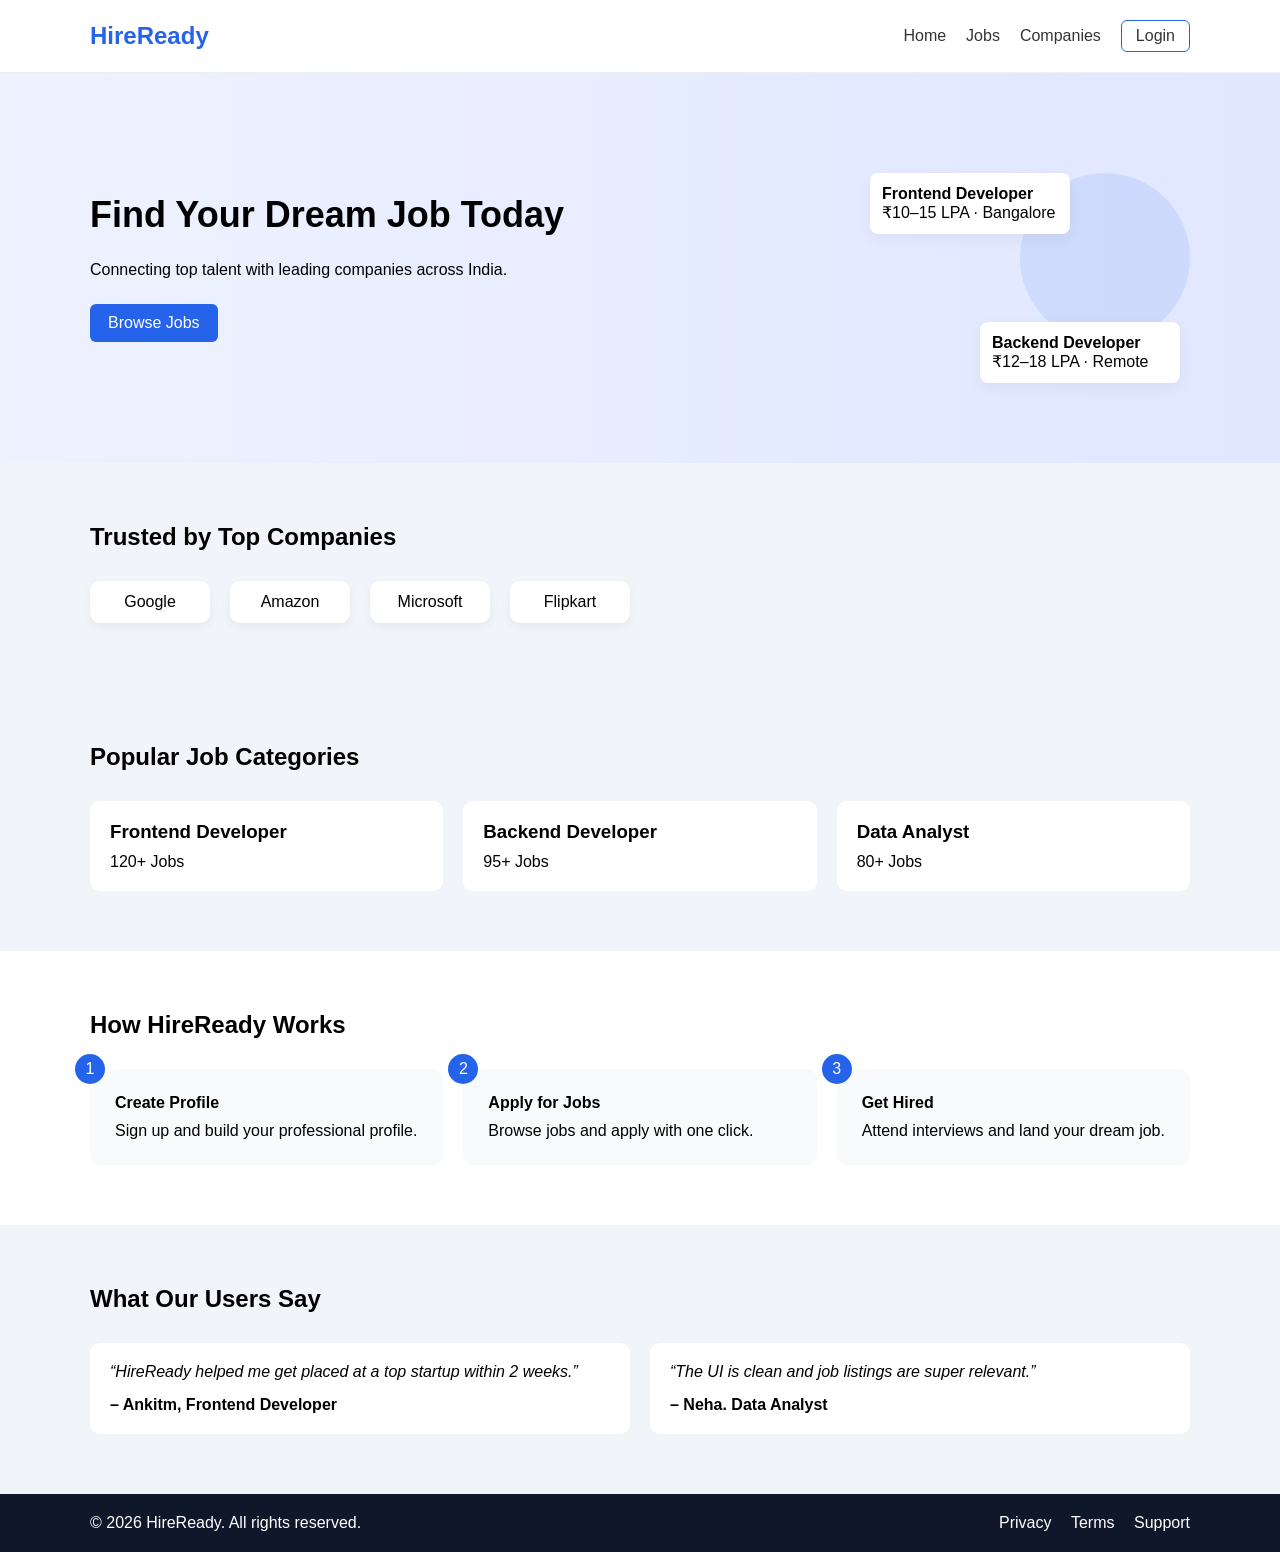
<file: index.html>
<!DOCTYPE html>
<html lang="en">
<head>
<meta charset="UTF-8">
<meta name="viewport" content="width=device-width, initial-scale=1.0">
<title>HireReady</title>
<link rel="stylesheet" href="css/style.css">

</head>
<body>

<header class="header">
  <div class="container header-inner">
    <div class="logo">HireReady</div>
    <nav class="nav">
      <a href="./index.html">Home</a>
      <a href="./jobs.html">Jobs</a>
      <a href="./company.html">Companies</a>
      <a href="./auth.html" class="login-btn">Login</a>
    </nav>
  </div>
</header>

<section class="hero">
  <div class="container hero-inner">
    <div class="hero-text">
      <h1>Find Your Dream Job Today</h1>
      <p>Connecting top talent with leading companies across India.</p>
    <span>

        <a href="./jobs.html" class="primary-btn">Browse Jobs</a>
    </span>
    </div>

    <div class="hero-cards">
      <div class="circle-bg"></div>

      <div class="mini-card card-one">
        <strong>Frontend Developer</strong>
        <span>₹10–15 LPA · Bangalore</span>
      </div>

      <div class="mini-card card-two">
        <strong>Backend Developer</strong>
        <span>₹12–18 LPA · Remote</span>
      </div>
    </div>
  </div>
</section>

<section class="section light">
  <div class="container">
    <h2>Trusted by Top Companies</h2>

    <div class="company-row">
      <div class="company-box">Google</div>
      <div class="company-box">Amazon</div>
      <div class="company-box">Microsoft</div>
      <div class="company-box">Flipkart</div>
    </div>
  </div>
</section>

<section class="section light">
  <div class="container">
    <h2>Popular Job Categories</h2>

    <div class="grid-3">
      <div class="info-box">
        <h3>Frontend Developer</h3>
        <p>120+ Jobs</p>
      </div>

      <div class="info-box">
        <h3>Backend Developer</h3>
        <p>95+ Jobs</p>
      </div>

      <div class="info-box">
        <h3>Data Analyst</h3>
        <p>80+ Jobs</p>
      </div>
    </div>
  </div>
</section>

<section class="section">
  <div class="container">
    <h2>How HireReady Works</h2>

    <div class="grid-3">

      <div class="step-box">
        <div class="step-number">1</div>
        <h4>Create Profile</h4>
        <p>Sign up and build your professional profile.</p>
      </div>

      <div class="step-box">
        <div class="step-number">2</div>
        <h4>Apply for Jobs</h4>
        <p>Browse jobs and apply with one click.</p>
      </div>

      <div class="step-box">
        <div class="step-number">3</div>
        <h4>Get Hired</h4>
        <p>Attend interviews and land your dream job.</p>
      </div>

    </div>
  </div>
</section>

<section class="section light">
  <div class="container">
    <h2>What Our Users Say</h2>

    <div class="grid-2">
      <div class="testimonial">
        <p>“HireReady helped me get placed at a top startup within 2 weeks.”</p>
        <strong>– Ankitm, Frontend Developer</strong>
      </div>

      <div class="testimonial">
        <p>“The UI is clean and job listings are super relevant.”</p>
        <strong>– Neha. Data Analyst</strong>
      </div>
    </div>
  </div>
</section>

<footer class="footer">
  <div class="container footer-inner">
    <p>© 2026 HireReady. All rights reserved.</p>
    <div>
      <a href="./privacy.html">Privacy</a>
      <a href="./terms.html">Terms</a>
      <a href="./support.html">Support</a>
    </div>
  </div>
</footer>

</body>
</html>
</file>
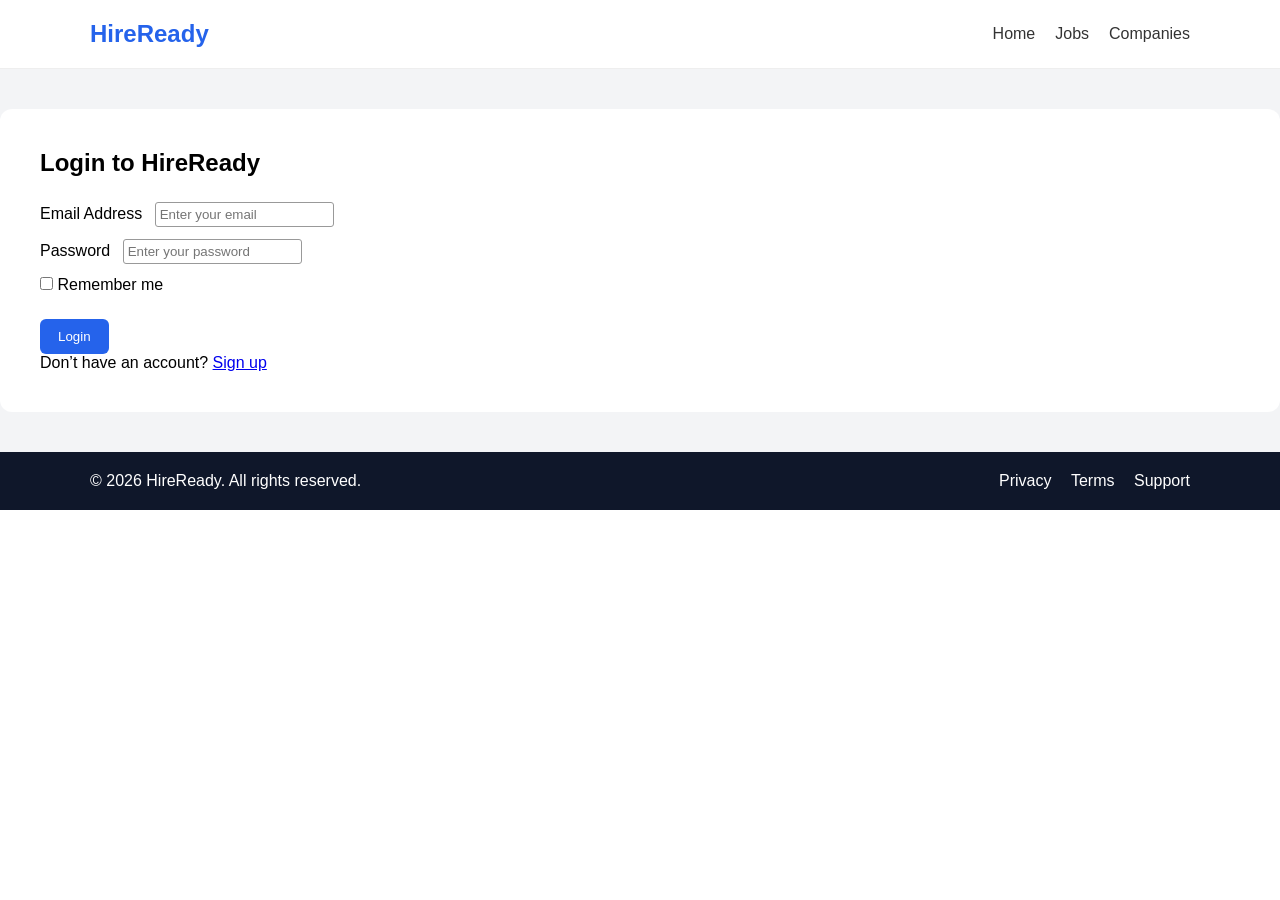
<file: auth.html>
<!DOCTYPE html>
<html lang="en">

<head>
  <meta charset="UTF-8">
  <meta name="viewport" content="width=device-width, initial-scale=1.0">
  <title>Login - HireReady</title>
  <link rel="stylesheet" href="./css/style.css">

</head>

<body>

  <header class="header">
    <div class="container header-inner">
      <div class="logo">HireReady</div>
      <nav class="nav">
        <a href="./index.html">Home</a>
        <a href="./jobs.html">Jobs</a>
        <a href="./company.html">Companies</a>
      </nav>
    </div>
  </header>

  <section class="auth-section">
    <div class="auth-card">

      <h1>Login to HireReady</h1>

      <form>

        <div class="form-line">
          <label>Email Address</label>
          <input type="email" placeholder="Enter your email" required>
        </div>

        <div class="form-line">
          <label>Password</label>
          <input type="password" placeholder="Enter your password" required>
        </div>

        <div class="remember-row">
          <input type="checkbox">
          <span>Remember me</span>
        </div>

        <button class="btn-main">Login</button>

        <p class="signup-text">
          Don’t have an account?
          <a href="#">Sign up</a>
        </p>

      </form>


    </div>
  </section>



  <footer class="footer">
    <div class="container footer-inner">
      <p>© 2026 HireReady. All rights reserved.</p>
      <div>
        <a href="./privacy.html">Privacy</a>
        <a href="./terms.html">Terms</a>
        <a href="./support.html">Support</a>
      </div>
    </div>
  </footer>

</body>

</html>
</file>
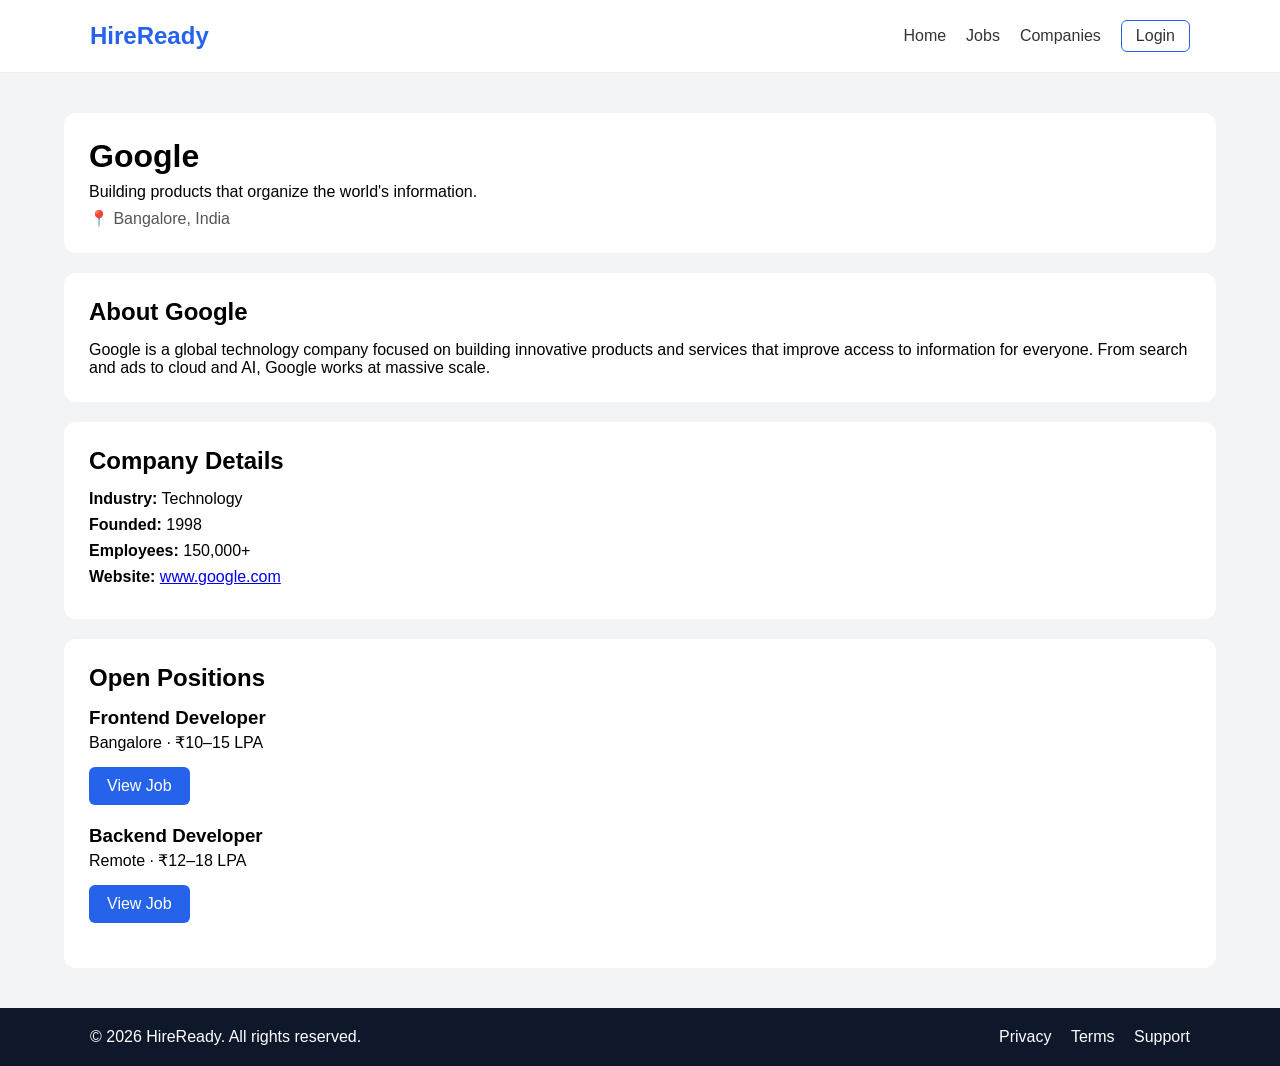
<file: company.html>
<!DOCTYPE html>
<html lang="en">

<head>
  <meta charset="UTF-8">
  <meta name="viewport" content="width=device-width, initial-scale=1.0">
  <title>Company - HireReady</title>
  <link rel="stylesheet" href="css/style.css">

</head>

<body>

  <header class="header">
    <div class="container header-inner">
      <div class="logo">HireReady</div>
      <nav class="nav">
        <a href="./index.html">Home</a>
        <a href="./jobs.html">Jobs</a>
        <a href="./company.html">Companies</a>
        <a href="./auth.html" class="login-btn">Login</a>
      </nav>
    </div>
  </header>



  <div class="company-page">


    <div class="card-block">
      <h1>Google</h1>
      <p>Building products that organize the world's information.</p>
      <p class="location">📍 Bangalore, India</p>
    </div>


    <div class="card-block">
      <h2>About Google</h2>
      <p>
        Google is a global technology company focused on building innovative
        products and services that improve access to information for everyone.
        From search and ads to cloud and AI, Google works at massive scale.
      </p>
    </div>


    <div class="card-block">
      <h2>Company Details</h2>
      <ul class="details-list">
        <li><strong>Industry:</strong> Technology</li>
        <li><strong>Founded:</strong> 1998</li>
        <li><strong>Employees:</strong> 150,000+</li>
        <li><strong>Website:</strong> <a href="google.com"> www.google.com </a></li>
      </ul>
    </div>


    <div class="card-block">
      <h2>Open Positions</h2>

      <div class="job-entry">
        <h3>Frontend Developer</h3>
        <p>Bangalore · ₹10–15 LPA</p>
        <a href="./job-detail.html" class="btn-main">View Job</a>
      </div>

      <div class="job-entry">
        <h3>Backend Developer</h3>
        <p>Remote · ₹12–18 LPA</p>
        <a href="./job-detail-ba.html" class="btn-main">View Job</a>
      </div>
    </div>
  </div>
  <footer class="footer">
    <div class="container footer-inner">
      <p>© 2026 HireReady. All rights reserved.</p>
      <div>
        <a href="./privacy.html">Privacy</a>
        <a href="./terms.html">Terms</a>
        <a href="./support.html">Support</a>
      </div>
    </div>
  </footer>

</body>

</html>
</file>
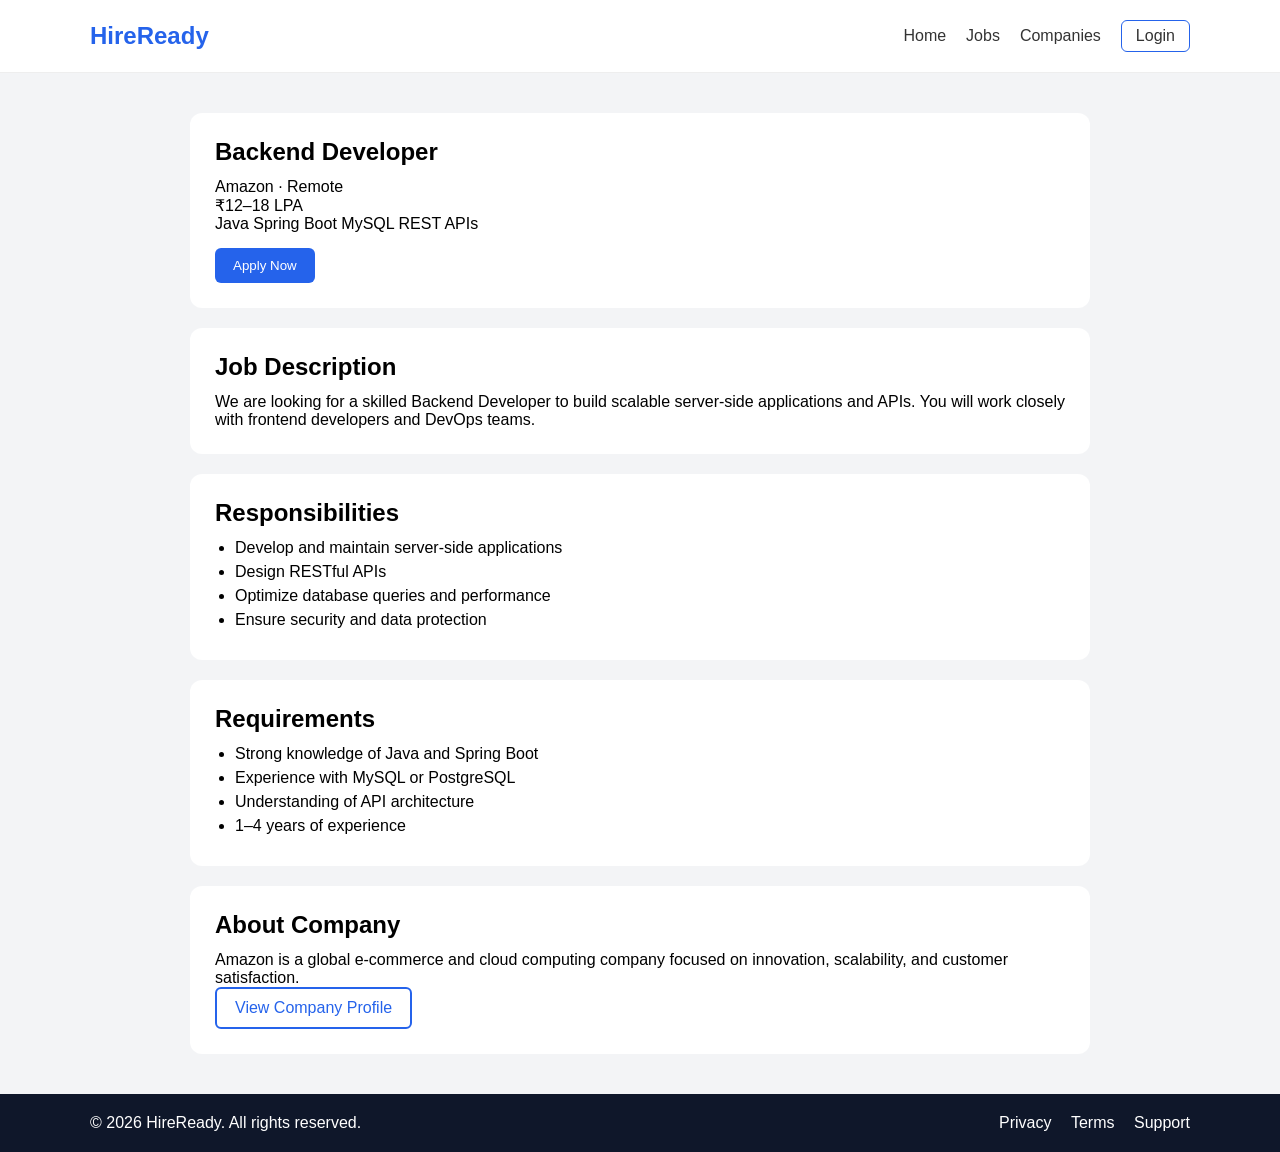
<file: job-detail-ba.html>
<!DOCTYPE html>
<html lang="en">

<head>
    <meta charset="UTF-8">
    <meta name="viewport" content="width=device-width, initial-scale=1.0">
    <title>Backend job-detail - HireReady</title>
    <link rel="stylesheet" href="css/style.css">

</head>

<body>

    <header class="header">
        <div class="container header-inner">
            <div class="logo">HireReady</div>
            <nav class="nav">
                <a href="./index.html">Home</a>
                <a href="./jobs.html">Jobs</a>
                <a href="./company.html">Companies</a>
                <a href="./auth.html" class="login-btn">Login</a>
            </nav>
        </div>
    </header>

    <section class="job-detail-section">

        <div class="detail-container">

           
            <div class="detail-card">
                <h1>Backend Developer</h1>
                <p>Amazon · Remote</p>
                <p>₹12–18 LPA</p>
                <p>Java Spring Boot MySQL REST APIs</p>
                <button class="btn-main">Apply Now</button>
            </div>

            
            <div class="detail-card">
                <h2>Job Description</h2>
                <p>
                    We are looking for a skilled Backend Developer to build scalable
                    server-side applications and APIs. You will work closely with
                    frontend developers and DevOps teams.
                </p>
            </div>

          
            <div class="detail-card">
                <h2>Responsibilities</h2>
                <ul>
                    <li>Develop and maintain server-side applications</li>
                    <li>Design RESTful APIs</li>
                    <li>Optimize database queries and performance</li>
                    <li>Ensure security and data protection</li>
                </ul>
            </div>

          
            <div class="detail-card">
                <h2>Requirements</h2>
                <ul>
                    <li>Strong knowledge of Java and Spring Boot</li>
                    <li>Experience with MySQL or PostgreSQL</li>
                    <li>Understanding of API architecture</li>
                    <li>1–4 years of experience</li>
                </ul>
            </div>

         
            <div class="detail-card">
                <h2>About Company</h2>
                <p>
                    Amazon is a global e-commerce and cloud computing company
                    focused on innovation, scalability, and customer satisfaction.
                </p>
                <a href="company.html" class="btn-outline">View Company Profile</a>
            </div>

        </div>

    </section>




    <footer class="footer">
        <div class="container footer-inner">
            <p>© 2026 HireReady. All rights reserved.</p>
            <div>
                <a href="./privacy.html">Privacy</a>
                <a href="./terms.html">Terms</a>
                <a href="./support.html">Support</a>
            </div>
        </div>
    </footer>

</body>

</html>
</file>
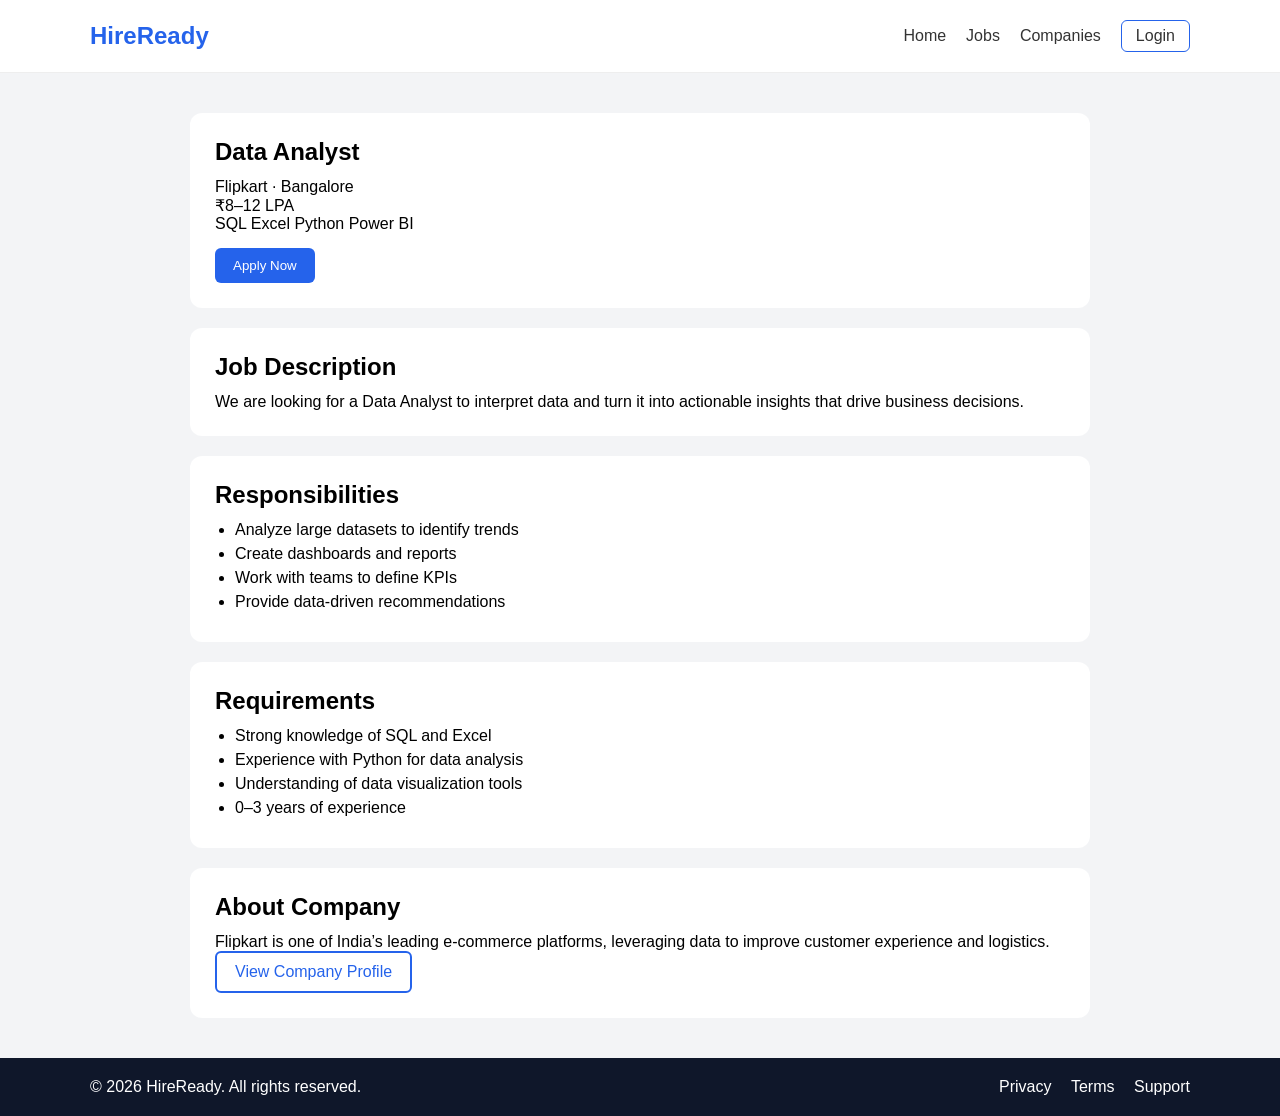
<file: job-detail-da.html>
<!DOCTYPE html>
<html lang="en">

<head>
    <meta charset="UTF-8">
    <meta name="viewport" content="width=device-width, initial-scale=1.0">
    <title>Data Analyst job-detail - HireReady</title>
    <link rel="stylesheet" href="css/style.css">

</head>

<body>

    <header class="header">
        <div class="container header-inner">
            <div class="logo">HireReady</div>
            <nav class="nav">
                <a href="./index.html">Home</a>
                <a href="./jobs.html">Jobs</a>
                <a href="./company.html">Companies</a>
                <a href="./auth.html" class="login-btn">Login</a>
            </nav>
        </div>
    </header>


    <section class="job-detail-section">

        <div class="detail-container">

           
            <div class="detail-card">
                <h1>Data Analyst</h1>
                <p>Flipkart · Bangalore</p>
                <p>₹8–12 LPA</p>
                <p>SQL Excel Python Power BI</p>
                <button class="btn-main">Apply Now</button>
            </div>

           
            <div class="detail-card">
                <h2>Job Description</h2>
                <p>
                    We are looking for a Data Analyst to interpret data and turn it
                    into actionable insights that drive business decisions.
                </p>
            </div>

         
            <div class="detail-card">
                <h2>Responsibilities</h2>
                <ul>
                    <li>Analyze large datasets to identify trends</li>
                    <li>Create dashboards and reports</li>
                    <li>Work with teams to define KPIs</li>
                    <li>Provide data-driven recommendations</li>
                </ul>
            </div>

          
            <div class="detail-card">
                <h2>Requirements</h2>
                <ul>
                    <li>Strong knowledge of SQL and Excel</li>
                    <li>Experience with Python for data analysis</li>
                    <li>Understanding of data visualization tools</li>
                    <li>0–3 years of experience</li>
                </ul>
            </div>

          
            <div class="detail-card">
                <h2>About Company</h2>
                <p>
                    Flipkart is one of India’s leading e-commerce platforms,
                    leveraging data to improve customer experience and logistics.
                </p>
                <a href="company.html" class="btn-outline">View Company Profile</a>
            </div>

        </div>

    </section>



    <footer class="footer">
        <div class="container footer-inner">
            <p>© 2026 HireReady. All rights reserved.</p>
            <div>
                <a href="./privacy.html">Privacy</a>
                <a href="./terms.html">Terms</a>
                <a href="./support.html">Support</a>
            </div>
        </div>
    </footer>

</body>

</html>
</file>
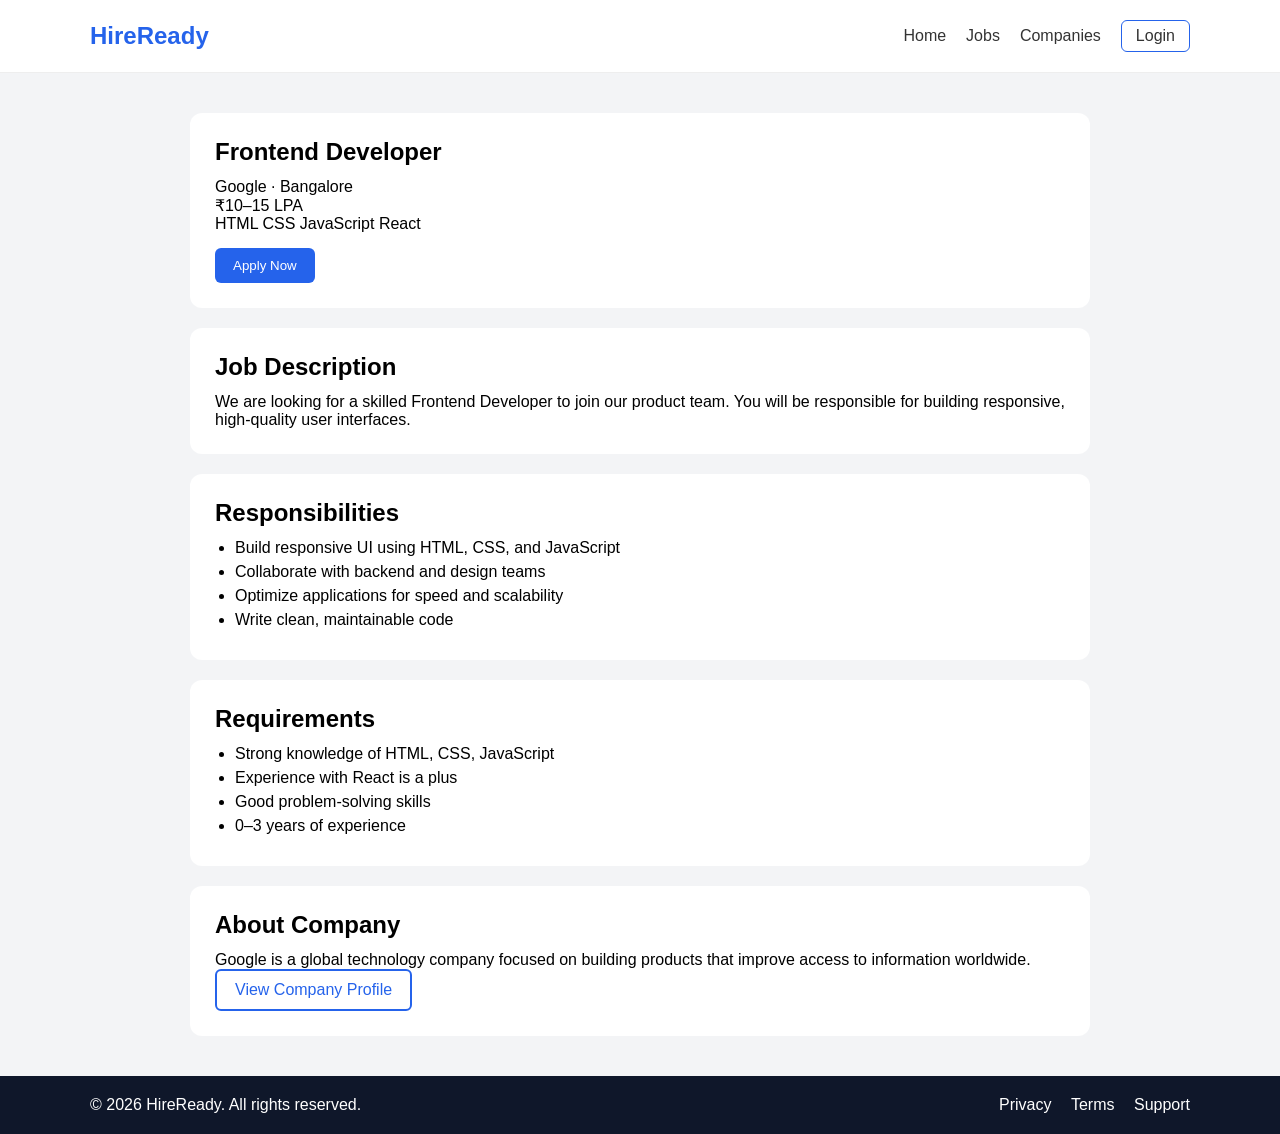
<file: job-detail.html>
<!DOCTYPE html>
<html lang="en">

<head>
    <meta charset="UTF-8">
    <meta name="viewport" content="width=device-width, initial-scale=1.0">
    <title>Frontend job-detail - HireReady</title>
    <link rel="stylesheet" href="css/style.css">

</head>

<body>

    <header class="header">
        <div class="container header-inner">
            <div class="logo">HireReady</div>
            <nav class="nav">
                <a href="./index.html">Home</a>
                <a href="./jobs.html">Jobs</a>
                <a href="./company.html">Companies</a>
                <a href="./auth.html" class="login-btn">Login</a>
            </nav>
        </div>
    </header>



    <section class="job-detail-section">

        <div class="detail-container">

           
            <div class="detail-card">
                <h1>Frontend Developer</h1>
                <p>Google · Bangalore</p>
                <p>₹10–15 LPA</p>
                <p>HTML CSS JavaScript React</p>
                <button class="btn-main">Apply Now</button>
            </div>

          
            <div class="detail-card">
                <h2>Job Description</h2>
                <p>
                    We are looking for a skilled Frontend Developer to join our product team.
                    You will be responsible for building responsive, high-quality user interfaces.
                </p>
            </div>

          
            <div class="detail-card">
                <h2>Responsibilities</h2>
                <ul>
                    <li>Build responsive UI using HTML, CSS, and JavaScript</li>
                    <li>Collaborate with backend and design teams</li>
                    <li>Optimize applications for speed and scalability</li>
                    <li>Write clean, maintainable code</li>
                </ul>
            </div>

          
            <div class="detail-card">
                <h2>Requirements</h2>
                <ul>
                    <li>Strong knowledge of HTML, CSS, JavaScript</li>
                    <li>Experience with React is a plus</li>
                    <li>Good problem-solving skills</li>
                    <li>0–3 years of experience</li>
                </ul>
            </div>

            
            <div class="detail-card">
                <h2>About Company</h2>
                <p>
                    Google is a global technology company focused on building products
                    that improve access to information worldwide.
                </p>
                <a href="company.html" class="btn-outline">View Company Profile</a>
            </div>

        </div>

    </section>


    <footer class="footer">
        <div class="container footer-inner">
            <p>© 2026 HireReady. All rights reserved.</p>
            <div>
                <a href="./privacy.html">Privacy</a>
                <a href="./terms.html">Terms</a>
                <a href="./support.html">Support</a>
            </div>
        </div>
    </footer>

</body>

</html>
</file>
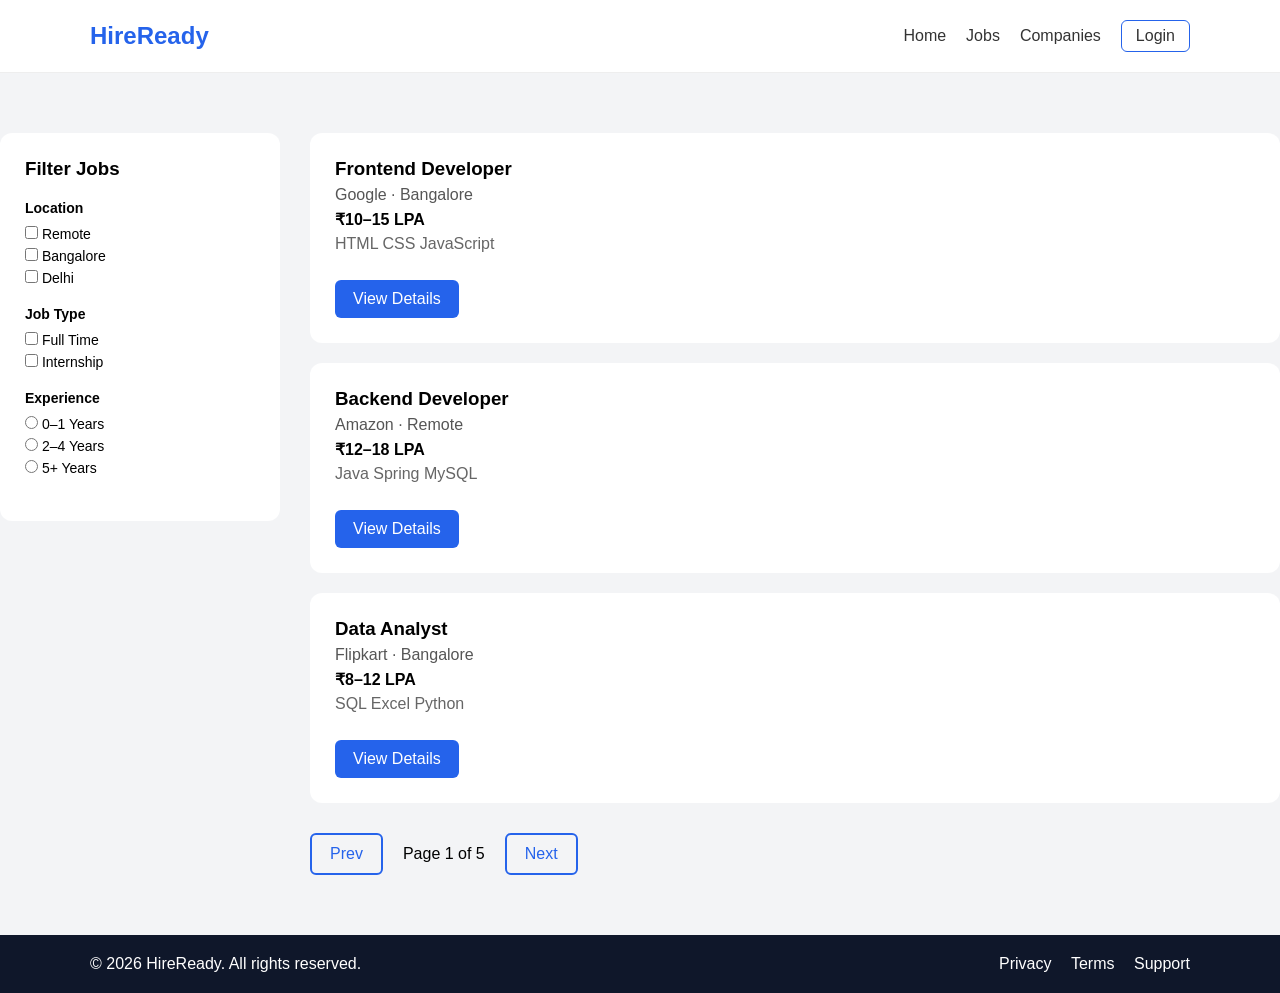
<file: jobs.html>
<!DOCTYPE html>
<html lang="en">

<head>
    <meta charset="UTF-8">
    <meta name="viewport" content="width=device-width, initial-scale=1.0">
    <title>Jobs - HireReady</title>
    <link rel="stylesheet" href="css/style.css">

</head>

<body>

    <header class="header">
        <div class="container header-inner">
            <div class="logo">HireReady</div>
            <nav class="nav">
                <a href="./index.html">Home</a>
                <a href="./jobs.html">Jobs</a>
                <a href="./company.html">Companies</a>
                <a href="./auth.html" class="login-btn">Login</a>
            </nav>
        </div>
    </header>

    <section class="jobs-section">
        <div class="wrap jobs-layout">


            <aside class="filter-panel">
                <h3>Filter Jobs</h3>

                <div class="filter-group">
                    <h4>Location</h4>
                    <label><input type="checkbox"> Remote</label>
                    <label><input type="checkbox"> Bangalore</label>
                    <label><input type="checkbox"> Delhi</label>
                </div>

                <div class="filter-group">
                    <h4>Job Type</h4>
                    <label><input type="checkbox"> Full Time</label>
                    <label><input type="checkbox"> Internship</label>
                </div>

                <div class="filter-group">
                    <h4>Experience</h4>
                    <label><input type="radio" name="exp"> 0–1 Years</label>
                    <label><input type="radio" name="exp"> 2–4 Years</label>
                    <label><input type="radio" name="exp"> 5+ Years</label>
                </div>
            </aside>


            <div class="job-list">

                <div class="job-item">
                    <h3>Frontend Developer</h3>
                    <p class="job-meta">Google · Bangalore</p>
                    <p class="salary">₹10–15 LPA</p>
                    <p class="skills">HTML CSS JavaScript</p>
                    <a href="./job-detail.html" class="primary-btn">View Details</a>
                </div>

                <div class="job-item">
                    <h3>Backend Developer</h3>
                    <p class="job-meta">Amazon · Remote</p>
                    <p class="salary">₹12–18 LPA</p>
                    <p class="skills">Java Spring MySQL</p>
                    <a href="./job-detail-ba.html" class="primary-btn">View Details</a>
                </div>

                <div class="job-item">
                    <h3>Data Analyst</h3>
                    <p class="job-meta">Flipkart · Bangalore</p>
                    <p class="salary">₹8–12 LPA</p>
                    <p class="skills">SQL Excel Python</p>
                    <a href="./job-detail-da.html" class="primary-btn">View Details</a>
                </div>


                <div class="pagination">
                    <a href="#" class="btn-outline">Prev</a>
                    <span>Page 1 of 5</span>
                    <a href="#" class="btn-outline">Next</a>
                </div>

            </div>

        </div>
    </section>


    <footer class="footer">
        <div class="container footer-inner">
            <p>© 2026 HireReady. All rights reserved.</p>
            <div>
                <a href="./privacy.html">Privacy</a>
                <a href="./terms.html">Terms</a>
                <a href="./support.html">Support</a>
            </div>
        </div>
    </footer>

</body>

</html>
</file>
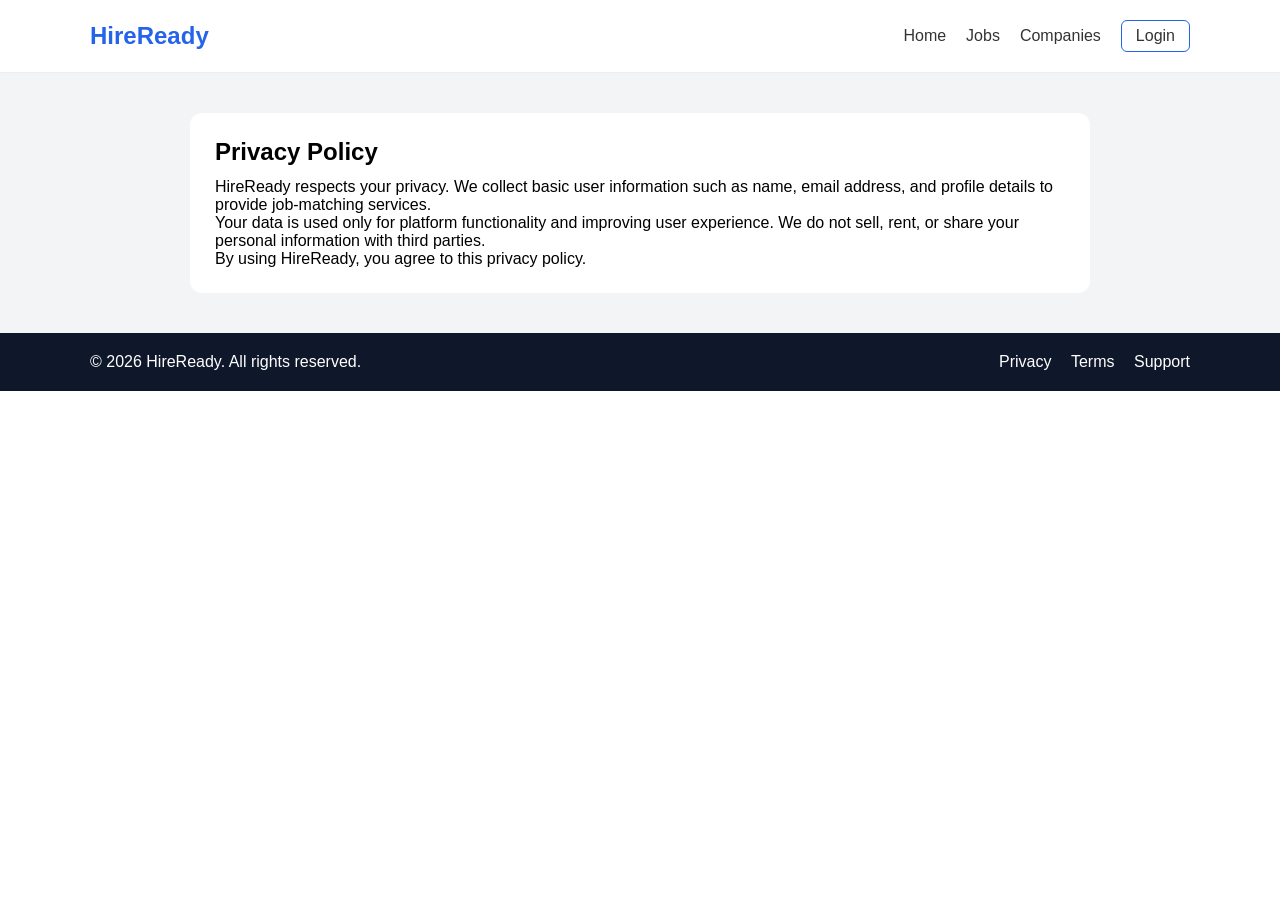
<file: privacy.html>
<!DOCTYPE html>
<html lang="en">

<head>
  <meta charset="UTF-8">
  <meta name="viewport" content="width=device-width, initial-scale=1.0">
  <title>Privacy - HireReady</title>
  <link rel="stylesheet" href="css/style.css">

</head>

<body>

  <header class="header">
    <div class="container header-inner">
      <div class="logo">HireReady</div>
      <nav class="nav">
        <a href="./index.html">Home</a>
        <a href="./jobs.html">Jobs</a>
        <a href="./company.html">Companies</a>
        <a href="./auth.html" class="login-btn">Login</a>
      </nav>
    </div>
  </header>


  <section class="job-detail-section">
    <div class="detail-container">

      <div class="detail-card">
        <h1>Privacy Policy</h1>

        <p>
          HireReady respects your privacy. We collect basic user information such as
          name, email address, and profile details to provide job-matching services.
        </p>

        <p>
          Your data is used only for platform functionality and improving user
          experience. We do not sell, rent, or share your personal information
          with third parties.
        </p>

        <p>
          By using HireReady, you agree to this privacy policy.
        </p>
      </div>

    </div>
  </section>


  <footer class="footer">
    <div class="container footer-inner">
      <p>© 2026 HireReady. All rights reserved.</p>
      <div>
        <a href="./privacy.html">Privacy</a>
        <a href="./terms.html">Terms</a>
        <a href="./support.html">Support</a>
      </div>
    </div>
  </footer>

</body>

</html>
</file>
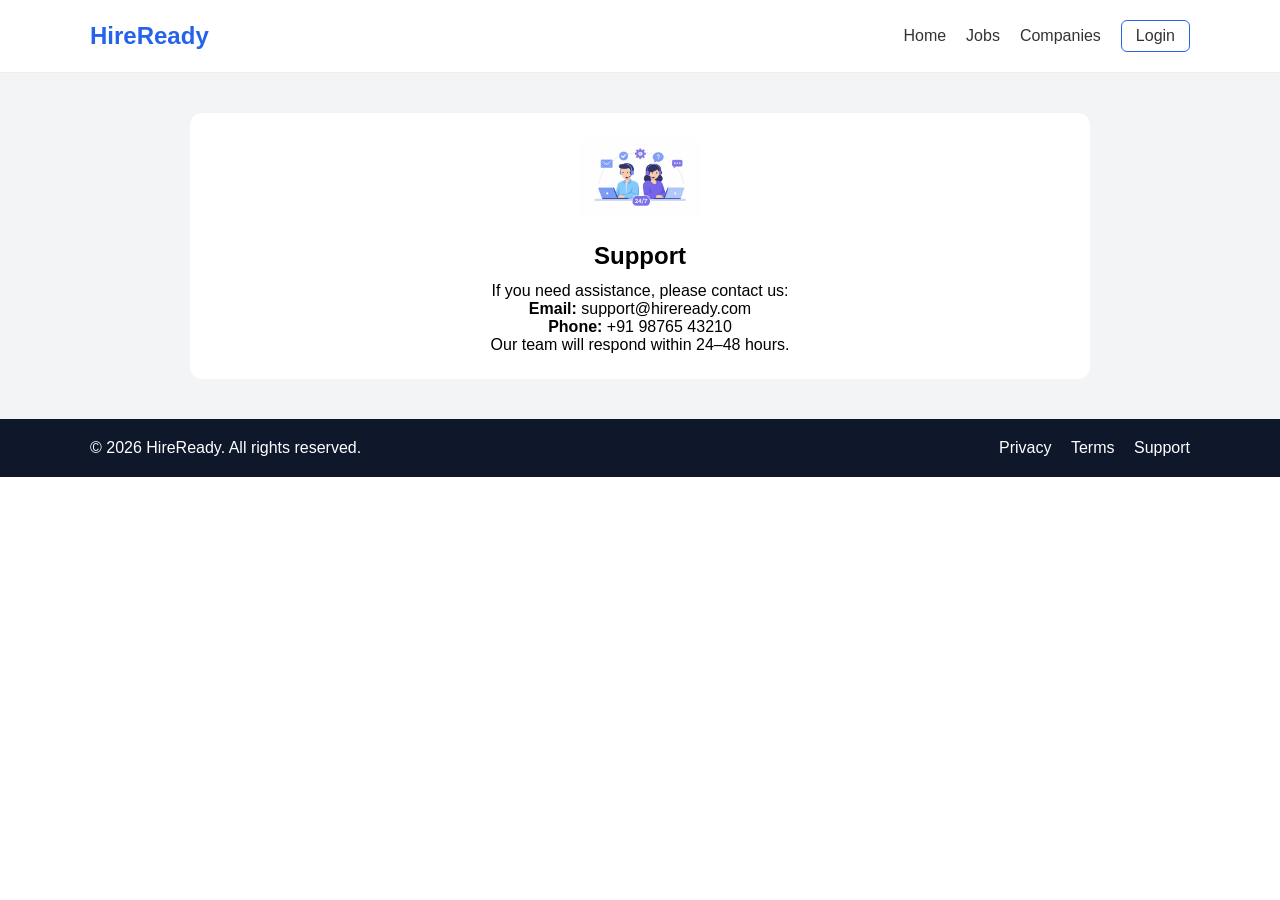
<file: support.html>
<!DOCTYPE html>
<html lang="en">

<head>
    <meta charset="UTF-8">
    <meta name="viewport" content="width=device-width, initial-scale=1.0">
    <title>Support - HireReady</title>
    <link rel="stylesheet" href="css/style.css">

</head>

<body>

    <header class="header">
        <div class="container header-inner">
            <div class="logo">HireReady</div>
            <nav class="nav">
                <a href="./index.html">Home</a>
                <a href="./jobs.html">Jobs</a>
                <a href="./company.html">Companies</a>
                <a href="./auth.html" class="login-btn">Login</a>
            </nav>
        </div>
    </header>

<section class="job-detail-section">
  <div class="detail-container">

    <div class="detail-card support-card">

      <img src="images/support.png" alt="Support Illustration" class="support-img">

      <h1>Support</h1>

      <p>If you need assistance, please contact us:</p>

      <p><strong>Email:</strong> support@hireready.com</p>
      <p><strong>Phone:</strong> +91 98765 43210</p>

      <p>Our team will respond within 24–48 hours.</p>

    </div>

  </div>
</section>


    <footer class="footer">
        <div class="container footer-inner">
            <p>© 2026 HireReady. All rights reserved.</p>
            <div>
                <a href="./privacy.html">Privacy</a>
                <a href="./terms.html">Terms</a>
                <a href="./support.html">Support</a>
            </div>
        </div>
    </footer>

</body>

</html>
</file>
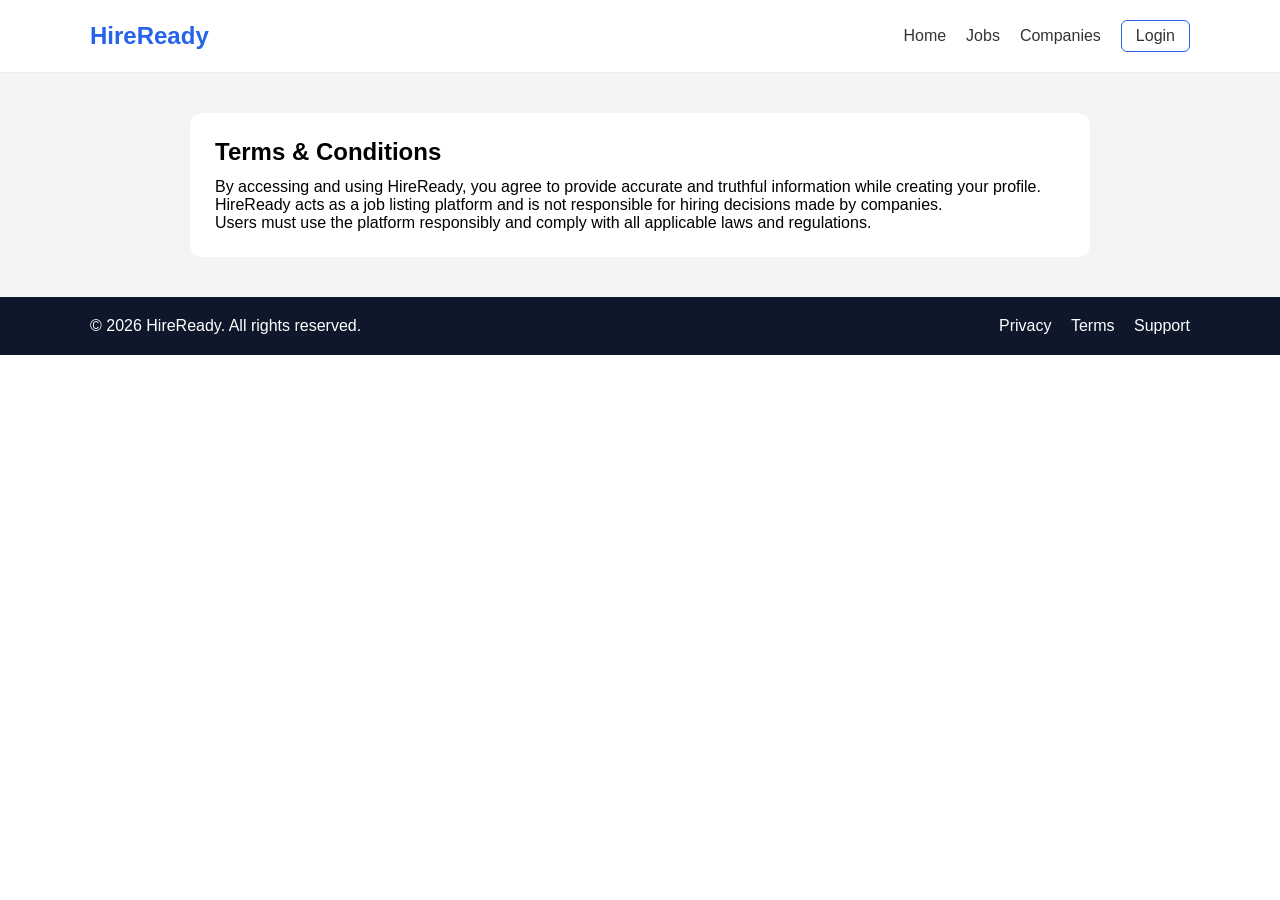
<file: terms.html>
<!DOCTYPE html>
<html lang="en">

<head>
  <meta charset="UTF-8">
  <meta name="viewport" content="width=device-width, initial-scale=1.0">
  <title>Terms - HireReady</title>
  <link rel="stylesheet" href="css/style.css">

</head>

<body>

  <header class="header">
    <div class="container header-inner">
      <div class="logo">HireReady</div>
      <nav class="nav">
        <a href="./index.html">Home</a>
        <a href="./jobs.html">Jobs</a>
        <a href="./company.html">Companies</a>
        <a href="./auth.html" class="login-btn">Login</a>
      </nav>
    </div>
  </header>


  <section class="job-detail-section">
    <div class="detail-container">

      <div class="detail-card">
        <h1>Terms & Conditions</h1>

        <p>
          By accessing and using HireReady, you agree to provide accurate
          and truthful information while creating your profile.
        </p>

        <p>
          HireReady acts as a job listing platform and is not responsible
          for hiring decisions made by companies.
        </p>

        <p>
          Users must use the platform responsibly and comply with all
          applicable laws and regulations.
        </p>

      </div>

    </div>
  </section>





  <footer class="footer">
    <div class="container footer-inner">
      <p>© 2026 HireReady. All rights reserved.</p>
      <div>
        <a href="./privacy.html">Privacy</a>
        <a href="./terms.html">Terms</a>
        <a href="./support.html">Support</a>
      </div>
    </div>
  </footer>

</body>

</html>
</file>
<file: css/style.css>
:root {
  --primary: #2563eb;
  --dark: #0f172a;
  --light-bg: #f1f5f9;
}

* {
  margin: 0;
  padding: 0;
  box-sizing: border-box;
  font-family: Arial, sans-serif;
}

body {
  overflow-x: hidden;
}

.container {
  width: 90%;
  max-width: 1100px;
  margin: auto;
}

.section {
  padding: 60px 0;
}

.light {
  background: var(--light-bg);
}

.header {
  padding: 20px 0;
  border-bottom: 1px solid #eee;
}

.header-inner {
  display: flex;
  justify-content: space-between;
  align-items: center;
}
.logo {
  font-size: 24px;
  font-weight: bold;
  color: var(--primary);
}

.nav {
  display: flex;
  gap: 20px;
  align-items: center;
}

.nav a {
  text-decoration: none;
  color: #333;
}

.login-btn {
  padding: 6px 14px;
  border: 1px solid var(--primary);
  border-radius: 6px;
}

.nav a:hover {
  color: var(--primary);
}

.hero {
  background: linear-gradient(to right, #eef2ff, #e0e7ff);
  padding: 80px 0;
}

.hero-inner {
  display: flex;
  justify-content: space-between;
  align-items: center;
}

.hero-text {
  display: flex;
  flex-direction: column;
  gap: 10px;
}

.hero-text h1 {
  font-size: 36px;
  margin-bottom: 15px;
}

.primary-btn,
.btn-main {
  background: var(--primary);
  color: white;
  padding: 10px 18px;
  border-radius: 6px;
  text-decoration: none;
  display: inline-block;
  margin-top: 15px;
  border: none;
}

.primary-btn:hover {
  background: #1e40af;
}

.btn-outline {
  border: 2px solid var(--primary);
  color: var(--primary);
  padding: 10px 18px;
  border-radius: 6px;
  text-decoration: none;
  display: inline-block;
}

.hero-cards {
  position: relative;
  width: 320px;
  height: 230px;
}

.circle-bg {
  width: 170px;
  height: 170px;
  background: rgba(37, 99, 235, 0.1);
  border-radius: 50%;
  position: absolute;
  right: 0;
  top: 20px;
}

.mini-card {
  position: absolute;
  background: white;
  padding: 12px;
  border-radius: 8px;
  width: 200px;
  box-shadow: 0 5px 15px rgba(0, 0, 0, 0.05);
}

.card-one {
  top: 20px;
  left: 0;
}

.card-two {
  bottom: 0;
  right: 10px;
}

.company-row {
  display: flex;
  justify-content: start;
  gap: 20px;
  flex-wrap: wrap;
  margin-top: 30px;
}

.company-box {
  padding: 12px 24px;
  background: white;
  border-radius: 10px;
  box-shadow: 0 4px 10px rgba(0, 0, 0, 0.05);
  min-width: 120px;
  text-align: center;
}

.grid-3 {
  display: grid;
  grid-template-columns: repeat(3, 1fr);
  gap: 20px;
  margin-top: 30px;
}

.grid-2 {
  display: grid;
  grid-template-columns: repeat(2, 1fr);
  gap: 20px;
  margin-top: 30px;
}

.info-box,
.testimonial {
  background: white;
  padding: 20px;
  border-radius: 10px;
}
.testimonial > p {
  font-style: italic;
  margin-bottom: 15px;
}

.info-box > h3 {
  margin-bottom: 10px;
}

.step-box {
  background: #f8fafc;
  padding: 25px;
  border-radius: 10px;
  position: relative;
}

.step-box > h4 {
  margin-bottom: 10px;
}
.step-number {
  width: 30px;
  height: 30px;
  background: var(--primary);
  color: white;
  border-radius: 50%;
  text-align: center;
  line-height: 30px;
  position: absolute;
  top: -15px;
  left: -15px;
}

.footer {
  background: var(--dark);
  color: white;
  padding: 20px 0;
}

.footer-inner {
  display: flex;
  justify-content: space-between;
  align-items: center;
}

.footer a {
  color: white;
  text-decoration: none;
  margin-left: 15px;
}

/* JOB PAGE */
.jobs-section {
  padding: 60px 0;
  background: #f3f4f6;
}

.jobs-layout {
  display: grid;
  grid-template-columns: 280px 1fr;
  gap: 30px;
}

.filter-panel {
  background: white;
  padding: 25px;
  border-radius: 12px;
  height: fit-content;
}

.filter-panel h3 {
  margin-bottom: 20px;
}

.filter-group {
  margin-bottom: 20px;
}

.filter-group h4 {
  margin-bottom: 10px;
  font-size: 14px;
}

.filter-group label {
  display: block;
  margin-bottom: 6px;
  font-size: 14px;
}

.job-list {
  display: flex;
  flex-direction: column;
  gap: 20px;
}

.job-item {
  background: white;
  padding: 25px;
  border-radius: 12px;
  transition: 0.3s;
}

.job-item:hover {
  box-shadow: 0 8px 20px rgba(0, 0, 0, 0.08);
}

.job-meta {
  margin: 6px 0;
  color: #555;
}

.salary {
  font-weight: bold;
  margin-bottom: 6px;
}

.skills {
  color: #666;
  margin-bottom: 12px;
}

.pagination {
  display: flex;
  align-items: center;
  gap: 20px;
  margin-top: 10px;
}

/* COMPANY PAGE */
.company-page {
  background: #f3f4f6;
  padding: 40px 0;
  display: flex;
  flex-direction: column;
  gap: 20px;
  align-items: center;
}

.card-block {
  width: 90%;

  background: white;
  padding: 25px;
  border-radius: 12px;
}

.card-block h1 {
  margin-bottom: 8px;
}

.card-block h2 {
  margin-bottom: 15px;
}

.location {
  margin-top: 8px;
  color: #555;
}

.details-list {
  list-style: none;
  padding-left: 0;
}

.details-list li {
  margin-bottom: 8px;
}

.job-entry {
  margin-bottom: 20px;
}

.job-entry h3 {
  margin-bottom: 4px;
}

/* auth page? */
.auth-section {
  background: #f3f4f6;
  padding: 40px 0;
}

.auth-card {
  background: white;
  width: 100%;
  padding: 40px;
  border-radius: 12px;
}

.auth-card h1 {
  margin-bottom: 25px;
}

.form-line {
  margin-bottom: 12px;
}

.form-line label {
  margin-right: 8px;
}

.form-line input {
  padding: 4px;
  border: 1px solid #999;
  border-radius: 3px;
}

.remember-row {
  margin: 10px 0;
}

/* JOB DETAIL PAGE */
.job-detail-section {
  background: #f3f4f6;
  padding: 40px 0;
}

.detail-container {
  width: 90%;
  max-width: 900px;
  margin: auto;
  display: flex;
  flex-direction: column;
  gap: 20px;
}

.detail-card {
  background: white;
  padding: 25px;
  border-radius: 12px;
}

.detail-card h1,
.detail-card h2 {
  margin-bottom: 12px;
}

.detail-card ul {
  padding-left: 20px;
}

.detail-card ul li {
  margin-bottom: 6px;
}
.support-card {
  text-align: center;
}

.support-img {
  width: 120px;
  margin-bottom: 20px;
}

/* -------- MOBILE SIZE--------- */
@media (max-width: 768px) {
  .hero-inner {
    flex-direction: column;
    text-align: center;
  }

  .hero-cards {
    margin-top: 30px;
  }

  .grid-3,
  .grid-2 {
    grid-template-columns: 1fr;
  }

  .header-inner {
    flex-direction: column;
    gap: 10px;
  }

  .footer-inner {
    flex-direction: column;
    gap: 10px;
    text-align: center;
  }

  .jobs-layout {
    grid-template-columns: 1fr;
  }

  .pagination {
    justify-content: center;
  }
}
</file>
